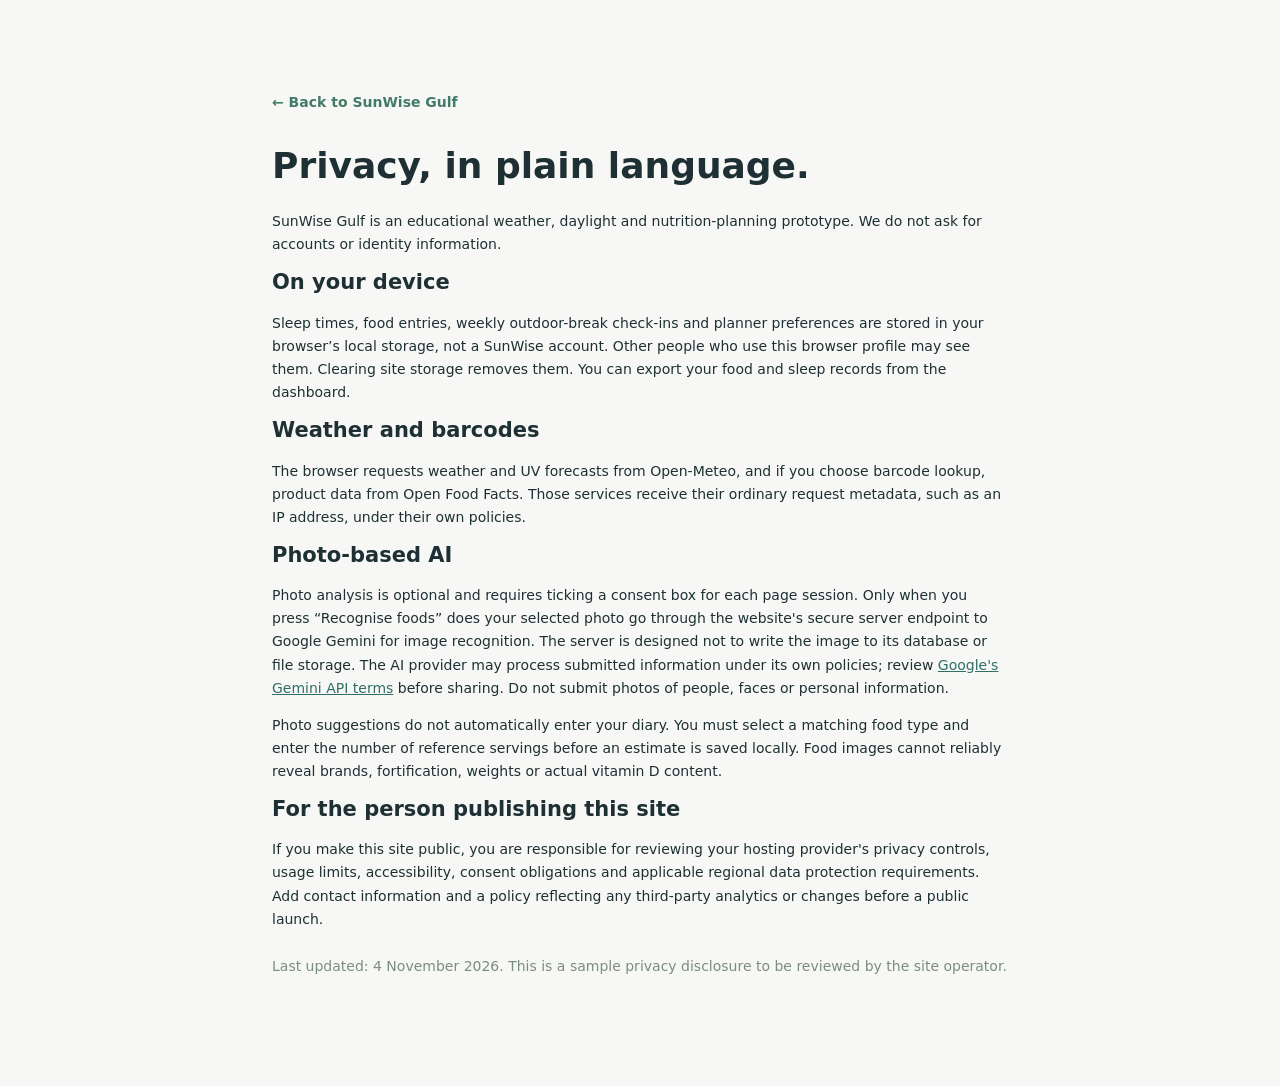
<file: privacy.html>
<!DOCTYPE html><html lang="en"><head><meta charset="utf-8"><meta name="viewport" content="width=device-width,initial-scale=1"><title>Privacy · SunWise Gulf</title><link rel="stylesheet" href="styles.css"></head><body><main style="max-width:780px;margin:8vh auto;padding:22px"><a href="/index.html" style="color:#427b67;font-weight:700">← Back to SunWise Gulf</a><h1 style="font-size:36px;margin-top:35px">Privacy, in plain language.</h1><p>SunWise Gulf is an educational weather, daylight and nutrition-planning prototype. We do not ask for accounts or identity information.</p><h2>On your device</h2><p>Sleep times, food entries, weekly outdoor-break check-ins and planner preferences are stored in your browser’s local storage, not a SunWise account. Other people who use this browser profile may see them. Clearing site storage removes them. You can export your food and sleep records from the dashboard.</p><h2>Weather and barcodes</h2><p>The browser requests weather and UV forecasts from Open-Meteo, and if you choose barcode lookup, product data from Open Food Facts. Those services receive their ordinary request metadata, such as an IP address, under their own policies.</p><h2>Photo-based AI</h2><p>Photo analysis is optional and requires ticking a consent box for each page session. Only when you press “Recognise foods” does your selected photo go through the website's secure server endpoint to Google Gemini for image recognition. The server is designed not to write the image to its database or file storage. The AI provider may process submitted information under its own policies; review <a href="https://ai.google.dev/gemini-api/terms" target="_blank" rel="noopener noreferrer" style="color:#2f6f64;text-decoration:underline">Google's Gemini API terms</a> before sharing. Do not submit photos of people, faces or personal information.</p><p>Photo suggestions do not automatically enter your diary. You must select a matching food type and enter the number of reference servings before an estimate is saved locally. Food images cannot reliably reveal brands, fortification, weights or actual vitamin D content.</p><h2>For the person publishing this site</h2><p>If you make this site public, you are responsible for reviewing your hosting provider's privacy controls, usage limits, accessibility, consent obligations and applicable regional data protection requirements. Add contact information and a policy reflecting any third-party analytics or changes before a public launch.</p><p style="color:#7b8c84;margin-top:24px">Last updated: 4 November 2026. This is a sample privacy disclosure to be reviewed by the site operator.</p></main></body></html>
</file>
<file: styles.css>
:root{--bg:#f7f8f6;--ink:#1e3033;--muted:#748184;--subtle:#9aa5a4;--white:#fff;--border:#e9eeec;--teal:#2f6f64;--green:#557f70;--amber:#e8ac4a;--orange:#f4b461;--serif:Georgia,'Times New Roman',serif;--shadow:0 10px 35px rgba(24,52,48,.04)}
*{box-sizing:border-box}html{scroll-behavior:smooth}body{margin:0;background:var(--bg);color:var(--ink);font-family:'DM Sans',system-ui,sans-serif;font-size:14px;-webkit-font-smoothing:antialiased}button,input,select{font:inherit}button{cursor:pointer}a{text-decoration:none;color:inherit}h1,h2,h3,h4,p{margin-top:0}h1,h2,h3,h4{font-family:Manrope,system-ui,sans-serif}p{line-height:1.65}.app-shell{display:flex;min-height:100vh}.sidebar{background:#fff;width:241px;position:sticky;left:0;top:0;height:100vh;border-right:1px solid var(--border);flex-shrink:0;display:flex;flex-direction:column;padding:34px 18px 22px;z-index:2}.brand{display:flex;align-items:center;gap:12px;margin:0 8px 54px}.brand-symbol{display:grid;place-items:center;width:36px;height:36px}.brand-symbol svg{width:34px}.brand strong{display:block;font-family:Manrope,sans-serif;letter-spacing:-1.6px;font-size:24px;line-height:1;font-weight:800}.brand-dot{color:#dba247}.brand small{font-size:8px;letter-spacing:2.5px;font-weight:800;color:#85918d}.nav-label{font-size:10px;font-weight:800;letter-spacing:1.65px;color:#a4acaa;padding:0 14px;margin-bottom:19px}.side-nav{display:flex;flex-direction:column;gap:6px}.nav-link{display:flex;align-items:center;gap:14px;padding:14px 14px;color:#71817f;border-radius:12px;font-size:13px;font-weight:700;transition:background .18s,color .18s}.nav-link:hover,.nav-link.active{background:#e9f2ed;color:#316957}.nav-icon{font-size:20px;line-height:1;width:22px;text-align:center;font-weight:400}.sidebar-bottom{margin-top:auto}.sidebar-note{padding:22px 19px;background:#eaf3ed;border-radius:16px;color:#315c51}.small-sun{display:block;font-size:27px;color:#b49b60;margin-bottom:12px}.sidebar-note strong{font-weight:800;font-size:13px;line-height:1.45;display:block}.sidebar-note p{font-size:11px;color:#6b8780;margin:9px 0 0;line-height:1.7}.privacy-line{margin:22px 3px 2px;font-size:10px;color:#9aa6a1;display:flex;align-items:center;gap:7px}.green-dot,.status-dot{display:inline-block;border-radius:50%;height:7px;width:7px;background:#5fa987;flex-shrink:0}.main-content{max-width:1600px;width:100%;margin:auto;padding:0 42px}.topbar{height:100px;display:flex;align-items:center;justify-content:space-between;gap:18px}.topbar-left{display:flex;align-items:center;gap:13px;font-size:11px;font-weight:800;letter-spacing:1.3px;color:#9ca7a2}.top-date{letter-spacing:0;color:#556863;font-size:12px}.crumb-dot{color:#d1d9d4}.topbar-controls{display:flex;align-items:center;gap:9px}.soft-select{appearance:none;min-width:130px;max-width:185px;border:1px solid #e7eeea;border-radius:11px;color:#445a54;font-size:12px;font-weight:800;padding:11px 31px 11px 13px;background:#fff url("data:image/svg+xml,%3Csvg xmlns='http://www.w3.org/2000/svg' width='12' height='12' fill='none' stroke='%23768d82' stroke-width='2'%3E%3Cpath d='m2 4 4 4 4-4'/%3E%3C/svg%3E") no-repeat right 11px center}.icon-button{height:40px;width:40px;background:#fff;border:1px solid #e7eeea;border-radius:11px;color:#5b8272;display:grid;place-items:center}.icon-button svg{height:19px;width:19px}.icon-button:disabled{opacity:.5}.hero{min-height:283px;background:#e8f0e9;border-radius:20px;display:flex;position:relative;overflow:hidden;padding:37px 47px;isolation:isolate;box-shadow:var(--shadow)}.hero-copy{position:relative;z-index:1;max-width:610px}.eyebrow{color:#4b8370;font-size:10px;font-weight:800;letter-spacing:2.1px;display:flex;align-items:center;gap:8px}.eyebrow-dot{background:#e6ac60;width:7px;height:7px;border-radius:50%}.hero h1{font-size:clamp(32px,3.5vw,49px);letter-spacing:-2.4px;font-weight:800;line-height:1.18;margin:15px 0 10px}.hero h1 em{font-family:var(--serif);font-weight:400;color:#54826d;letter-spacing:-1.9px}.hero p{max-width:475px;font-size:13px;color:#688076;line-height:1.8;margin-bottom:17px}.hero-cta{display:inline-flex;align-items:center;gap:23px;background:#315e50;color:#fff;padding:12px 17px;border-radius:10px;font-size:12px;font-weight:800;box-shadow:0 5px 12px #3465531c}.hero-cta span{font-size:16px}.hero-graphic{position:absolute;width:400px;height:350px;right:25px;top:-30px;z-index:0}.orbit{border:1px solid rgba(244,171,75,.28);position:absolute;border-radius:50%;transform:rotate(-23deg)}.orbit-one{width:400px;height:250px;top:42px;right:-22px}.orbit-two{width:300px;height:355px;top:-27px;right:41px}.sun-disc{background:radial-gradient(circle at 40% 35%,#ffe0a2 4%,#f2b759 54%,#e5a34c 100%);border-radius:50%;width:220px;height:220px;position:absolute;right:75px;top:60px;box-shadow:0 0 0 26px #f7dbaa45,0 0 0 52px #f1ce9250,0 0 64px #e3b66a4d}.sun-inner{position:absolute;inset:22px;border:1px solid #fff5;border-radius:50%}.floating-tag{position:absolute;z-index:1;border:1px solid #ffffffd9;background:#ffffffcc;backdrop-filter:blur(5px);border-radius:50px;padding:9px 14px;font-size:9px;color:#568375;letter-spacing:1px;font-weight:800;box-shadow:0 9px 25px #37635415}.floating-tag-one{top:72px;right:0}.floating-tag-two{top:244px;right:234px}.section-title-row{display:flex;align-items:center;justify-content:space-between;gap:14px;margin:44px 0 19px}.section-title-row h2{margin:6px 0 0;letter-spacing:-.8px;font-size:23px;font-weight:800;line-height:1.4}.mini-kicker{font-size:9px;color:#739489;letter-spacing:1.75px;font-weight:800}.section-description{margin:7px 0 0;color:#93a09c;font-size:12px}.weather-head{margin-top:37px}.live-meta{display:flex;align-items:center;gap:8px;font-size:11px;font-weight:700;color:#82918b;white-space:nowrap}.status-dot{background:#c2c8c0}.status-dot.live{background:#64ae83;box-shadow:0 0 0 3px #58bc8030}.status-dot.error{background:#d19c4c}.live-separator{opacity:.5}.metrics-grid{display:grid;grid-template-columns:repeat(4,minmax(0,1fr));gap:15px}.metric-card{background:#fff;padding:23px 23px 20px;border-radius:15px;border:1px solid var(--border);min-width:0;box-shadow:var(--shadow)}.metric-top{display:flex;align-items:center;gap:10px;margin-bottom:16px}.metric-icon{width:29px;height:29px;border-radius:9px;display:grid;place-items:center;font-size:17px;font-weight:800}.sun-icon{background:#fff2dc;color:#dba34e}.droplet-icon{background:#e9f3f4;color:#61979a}.temp-icon{background:#fbefed;color:#cb8477}.clock-icon{background:#f0eef9;color:#9182c3}.metric-label{font-size:9px;color:#8f9e99;letter-spacing:1px;font-weight:800}.metric-main{display:flex;align-items:baseline;gap:6px}.metric-main strong{font-family:Manrope,sans-serif;font-size:31px;font-weight:800;letter-spacing:-1px}.metric-unit{color:#a3adaa;font-size:12px}.metric-card p{font-size:11px;color:#9aa7a2;line-height:1.4;margin:8px 0 0;white-space:nowrap;text-overflow:ellipsis;overflow:hidden}.risk-message{display:flex;gap:13px;align-items:center;border:1px solid #f3e7cd;border-radius:13px;background:#fff9ed;padding:14px 20px;margin-top:17px}.risk-mark{height:25px;width:25px;border-radius:50%;display:grid;place-items:center;background:#f2dfa9;color:#9f7a2e;font-family:var(--serif);font-size:18px;font-weight:700;flex-shrink:0}.risk-message strong{font-size:12px;color:#7e6949}.risk-message p{font-size:11px;color:#95876f;margin:2px 0 0;line-height:1.5}.risk-message a{margin-left:auto;color:#9a793b;white-space:nowrap;font-size:11px;font-weight:800}.planner-section{scroll-margin-top:22px}.heading-spark{font-size:21px;color:#daa45a;font-weight:400}.planner-layout{display:grid;grid-template-columns:minmax(0,1.82fr) minmax(250px,.82fr);gap:18px;align-items:start}.panel{background:#fff;border:1px solid var(--border);border-radius:16px;box-shadow:var(--shadow)}.planner-panel{padding:26px 27px}.panel-heading{display:flex;align-items:flex-start;justify-content:space-between;gap:16px}.panel-heading h3{font-size:16px;letter-spacing:-.4px;margin:0}.panel-heading p{margin:6px 0 0;font-size:11px;color:#94a19b}.toggle-days{padding:4px;border-radius:10px;background:#f2f6f3;display:flex;gap:3px;flex-shrink:0}.day-button{font-size:11px;font-weight:800;background:transparent;border:0;border-radius:7px;padding:9px 13px;color:#90a099}.day-button.selected{color:#366758;background:#fff;box-shadow:0 1px 4px #435d521f}.controls-grid{display:grid;grid-template-columns:1fr 1fr;gap:40px;margin:29px 0 18px}.control label{display:flex;align-items:center;justify-content:space-between;color:#657b72;font-size:12px;font-weight:800;margin-bottom:10px}.control b{color:#3e7562}.control input[type=range]{width:100%;height:5px;appearance:none;outline:0;background:#e8efeb;border-radius:10px;accent-color:#407664}.control input[type=range]::-webkit-slider-thumb{appearance:none;width:14px;height:14px;background:#fff;border:3px solid #47816c;border-radius:50%;box-shadow:0 0 0 3px #d7e9dd}.range-hints{display:flex;justify-content:space-between;margin-top:8px;color:#a9b4ae;font-size:10px}.planner-settings{border-top:1px solid #f0f3f0;border-bottom:1px solid #f0f3f0;padding:14px 0;display:flex;justify-content:space-between;gap:8px;align-items:center}.checkbox-line{display:flex;align-items:center;gap:8px;font-size:11px;color:#6d8479;cursor:pointer}.checkbox-line input{accent-color:#447661}.settings-note{font-size:10px;color:#9aa79f;text-align:right}.window-title{display:flex;justify-content:space-between;align-items:center;margin:23px 0 13px}.window-title>span:first-child{font-size:10px;letter-spacing:1px;font-weight:800;color:#769086}.window-rule{font-size:10px;color:#acb7af}.window-list{display:grid;grid-template-columns:repeat(2,minmax(0,1fr));gap:10px}.window-card{background:#f5faf6;border:1px solid #deebe1;border-radius:12px;padding:16px;position:relative}.window-card:nth-child(2){background:#fafaf5;border-color:#eceee2}.window-tag{font-size:9px;letter-spacing:1px;font-weight:800;color:#608e77;margin-bottom:10px}.window-time{display:flex;align-items:baseline;gap:4px;flex-wrap:wrap;font-family:Manrope,sans-serif;font-size:18px;font-weight:800;letter-spacing:-.7px}.window-features{display:flex;gap:10px;flex-wrap:wrap;font-size:10px;color:#70877b;margin:8px 0}.window-explainer{font-size:10px;color:#879a90;margin:9px 0 0}.no-window{grid-column:1/-1;background:#f9f7f1;border:1px dashed #e9dfca;border-radius:12px;padding:20px;color:#827c6e}.no-window strong{display:block;margin-bottom:6px;color:#68665b}.no-window p{font-size:12px;margin:0}.chart-title{display:flex;justify-content:space-between;gap:15px;margin:27px 0 16px;align-items:flex-end}.chart-title h4{font-size:13px;margin:0 0 3px}.chart-title span{color:#9aa6a0;font-size:10px}.chart-legend{font-size:10px;white-space:nowrap;color:#8d9d93;display:flex;align-items:center;gap:5px}.legend-point{height:8px;width:8px;border-radius:50%;display:inline-block}.legend-point.safe{background:#82ac99}.legend-point.alert{background:#f0b37b;margin-left:6px}.hourly-chart{height:158px;display:grid;grid-template-columns:repeat(12,minmax(0,1fr));gap:7px;align-items:end;padding:10px 0 4px;border-bottom:1px solid #edf2ed}.hour-item{text-align:center;min-width:0;display:flex;flex-direction:column;align-items:center;justify-content:flex-end;height:100%;gap:7px}.hour-bar-wrap{height:117px;width:100%;display:flex;align-items:flex-end;justify-content:center}.hour-bar{border-radius:6px 6px 3px 3px;width:min(100%,26px);min-height:4px;background:#91baa7;position:relative}.hour-bar.mid{background:#ebc077}.hour-bar.high{background:#e7a58a}.hour-bar.no-data{background:#e7ece8;height:4px!important}.hour-label{font-size:9px;font-weight:700;color:#9dad9f;white-space:nowrap}.hour-uv{font-size:9px;position:absolute;top:-16px;width:100%;text-align:center;color:#8e9d95}.empty-forecast{grid-column:1/-1;align-self:center;text-align:center;color:#adb9b2}.forecast-rows{display:flex;gap:8px;overflow-x:auto;padding:16px 0 5px;scrollbar-width:thin}.forecast-chip{border:1px solid #eef2ef;border-radius:9px;padding:8px 10px;min-width:100px}.forecast-chip strong{display:block;color:#5f8170;font-size:11px}.forecast-chip small{display:block;color:#98a59f;margin-top:4px;font-size:10px;white-space:nowrap}.chart-footnote{font-size:10px;color:#a0ada5;margin:10px 0 0}.planner-side{display:flex;flex-direction:column;gap:17px}.insight-card{padding:27px 25px}.insight-eyebrow{color:#77988b;font-weight:800;letter-spacing:1.5px;font-size:9px}.insight-card h3{font-size:22px;line-height:1.35;letter-spacing:-.65px;margin:21px 0 10px}.insight-card>p{font-size:12px;color:#879a90;margin:0 0 23px;line-height:1.75}.insight-line{height:1px;background:#edf1ed;margin-bottom:16px}.insight-stat{display:flex;gap:8px;justify-content:space-between;align-items:center;margin:14px 0;font-size:11px;color:#91a09a}.insight-stat strong{color:#3f685a;font-size:11px;white-space:nowrap}.small-education-card{background:#eef3e9;border-radius:16px;padding:28px 27px;color:#4a675c}.education-icon{font-size:31px;color:#e7a953;margin-bottom:15px}.small-education-card h4{font-size:15px;margin:0 0 10px;letter-spacing:-.4px}.small-education-card p{color:#7b9384;font-size:12px;line-height:1.75;margin-bottom:17px}.small-education-card a{font-size:11px;font-weight:800;color:#557f68}.wellness-grid{display:grid;grid-template-columns:minmax(0,1.18fr) minmax(0,.82fr);gap:18px;margin-top:45px;align-items:start}.nutrition-area,.sleep-area{padding:28px 28px 26px;scroll-margin-top:24px}.wellness-grid .panel-heading h2{font-size:20px;letter-spacing:-.55px;margin:8px 0 2px}.tag{border-radius:6px;padding:8px 9px;font-size:9px;letter-spacing:1px;font-weight:800}.tag-amber{color:#b68446;background:#fff3df}.nutrition-progress{background:#f7faf7;padding:25px;display:flex;align-items:center;gap:24px;margin:26px 0 24px;border-radius:14px}.donut-visual{height:118px;width:118px;background:conic-gradient(#70a78a 0deg,#e4ede6 0deg);border-radius:50%;display:grid;place-items:center;flex-shrink:0}.donut-inner{height:90px;width:90px;background:#f7faf7;border-radius:50%;display:flex;flex-direction:column;align-items:center;justify-content:center}.donut-inner strong{font-size:25px;font-family:Manrope,sans-serif;letter-spacing:-1px}.donut-inner small{font-size:9px;color:#9eaea4}.progress-eyebrow{font-size:9px;letter-spacing:1.4px;color:#789586;font-weight:800}.progress-large{font-size:10px;color:#95a89c;margin:10px 0}.progress-large>span:first-child{font-weight:800;font-size:25px;color:#426e58}.nutrition-progress-copy p{font-size:11px;color:#879c8d;margin:0 0 8px}.nutrition-progress-copy select{max-width:200px;font-size:10px;color:#51806a;border:0;background:transparent;text-decoration:underline;cursor:pointer}.nutri-warning{display:block;font-size:10px;line-height:1.45;color:#9cab9e}.food-form label,.sleep-form label{display:block;font-size:11px;color:#6e8077;font-weight:800;margin-bottom:9px}.food-input-wrap{display:flex;gap:8px}.food-input-wrap input,.barcode-form input,.sleep-form input,.sleep-target select{background:#fbfcfb;border:1px solid #e5ede7;border-radius:9px;padding:12px 12px;outline:none;color:#3b564c;min-width:0}.food-input-wrap input{flex:1}.food-input-wrap input:focus,.barcode-form input:focus,.sleep-form input:focus{border-color:#90baa0;box-shadow:0 0 0 3px #6e9e7922}.food-input-wrap input::placeholder,.barcode-form input::placeholder{color:#b2bdb7;font-size:11px}.primary-button{color:#fff;background:#326b56;border:1px solid #326b56;padding:12px 16px;border-radius:9px;white-space:nowrap;font-size:11px;font-weight:800}.primary-button span{margin-left:7px}.primary-button:hover{background:#245c4a}.primary-button:disabled{opacity:.6}.field-caption{font-size:10px;color:#9faea4;line-height:1.65;margin:8px 0}.form-feedback{min-height:0;font-size:11px;color:#557a63;margin-top:6px}.form-feedback.error{color:#b66d50}.quick-add-title{font-size:9px;letter-spacing:1.4px;color:#9aa89b;font-weight:800;margin:24px 0 10px}.quick-foods{display:flex;flex-wrap:wrap;gap:8px}.quick-food{background:#fbfcfa;border:1px solid #e5ede6;border-radius:30px;padding:9px 12px;color:#688576;font-size:10px;font-weight:800;white-space:nowrap}.quick-food:hover{background:#ecf6ee}.food-list-heading{display:flex;align-items:center;justify-content:space-between;margin:28px 0 13px}.food-list-heading h4{margin:0;font-size:13px}.food-list-heading span{font-size:10px;color:#9caca3}.food-list{display:flex;flex-direction:column;gap:8px}.empty-list{padding:15px;color:#a0aea5;font-size:11px;background:#fbfcfb;border-radius:9px;margin:0}.food-log-row{display:flex;align-items:center;gap:10px;padding:11px 13px;border:1px solid #edf1ec;border-radius:10px}.food-log-icon{height:32px;width:32px;background:#f7eed9;display:grid;place-items:center;border-radius:9px;font-size:17px;flex-shrink:0}.food-log-title{flex:1;min-width:0}.food-log-title strong{display:block;font-size:11px;white-space:nowrap;overflow:hidden;text-overflow:ellipsis}.food-log-title small{font-size:9px;color:#a4b1a7}.food-iu{font-weight:800;color:#547a63;font-size:12px;white-space:nowrap}.delete-food{border:0;background:transparent;color:#a5b0aa;font-size:18px;padding:4px}.delete-food:hover{color:#c16e59}.barcode-details{margin-top:20px;border-top:1px solid #edf2ed;padding-top:17px}.barcode-details summary{cursor:pointer;list-style:none;font-size:11px;color:#527b66;font-weight:800}.barcode-details summary::-webkit-details-marker{display:none}.barcode-details summary span{float:right}.barcode-body p{margin:13px 0;color:#92a397;font-size:10px}.barcode-form{display:flex;gap:8px}.barcode-form input{flex:1}.secondary-button{background:#f8faf8;border:1px solid #dfebe2;color:#517b62;border-radius:9px;padding:11px 13px;white-space:nowrap;font-weight:800;font-size:11px}.secondary-button:hover{background:#eaf4ee}.barcode-result-card{background:#f5faf7;padding:12px;border-radius:9px;margin-top:12px;font-size:11px}.barcode-result-card strong{display:block;margin-bottom:5px}.barcode-result-card input{max-width:90px;padding:7px;margin:4px}.barcode-result-card button{margin:8px 0 0}.barcode-result-card p{margin:5px 0}.moon-badge{display:grid;place-items:center;width:35px;height:35px;border-radius:12px;background:#f0edf9;color:#a39bc5;font-size:23px}.sleep-summary{background:#f0f2f9;border-radius:13px;padding:24px 21px;display:flex;justify-content:space-between;align-items:center;margin:26px 0 25px}.sleep-summary-label{font-size:9px;color:#9899b0;font-weight:800;letter-spacing:1px;display:block}.sleep-summary strong{font-family:Manrope,sans-serif;font-size:29px;display:block;margin:7px 0 3px;letter-spacing:-1px}.sleep-summary div>span:last-child{font-size:10px;color:#969db1}.sleep-wave{font-size:55px;color:#9897bd;line-height:1}.sleep-wave span{font-size:22px;position:relative;top:-22px}.sleep-form input{width:100%;min-height:39px}.sleep-form label{margin:12px 0 8px}.sleep-time-grid{display:grid;grid-template-columns:1fr 1fr;gap:14px}.sleep-target{display:flex;gap:10px;justify-content:space-between;align-items:center;margin:16px 0}.sleep-target label{margin:0}.sleep-target select{padding:8px;min-width:108px;font-size:11px}.sleep-save{width:100%}.sleep-chart-top{display:flex;align-items:center;justify-content:space-between;margin:26px 0 12px}.sleep-chart-top h4{margin:0;font-size:13px}.sleep-chart-top span{font-size:10px;color:#9baaab}.sleep-chart{height:114px;display:flex;justify-content:space-around;gap:8px;align-items:flex-end;border-bottom:1px solid #edf0f2;padding-bottom:3px}.sleep-chart-col{flex:1;max-width:41px;height:100%;display:flex;flex-direction:column;align-items:center;justify-content:flex-end;gap:5px}.sleep-bar{background:#c6cfe2;border-radius:5px 5px 3px 3px;min-height:4px;width:21px}.sleep-bar.goal{background:#8ea79f}.sleep-chart-col strong{color:#9fabb3;font-size:9px;font-weight:700}.science-section{scroll-margin-top:22px;margin:45px 0 0}.export-button{align-self:flex-end}.science-grid{display:grid;grid-template-columns:repeat(3,1fr);gap:16px}.science-item{padding:25px;background:#fff;border:1px solid var(--border);border-radius:14px}.science-number{font-size:10px;letter-spacing:1px;color:#80a28e;font-weight:800}.science-item h3{font-size:14px;margin:17px 0 9px}.science-item p{color:#90a198;font-size:11px;min-height:100px}.science-item a{font-size:10px;font-weight:800;color:#65856f}.data-footnote{display:flex;gap:12px;background:#f0f4ee;border-radius:13px;margin-top:16px;padding:17px 21px;color:#6f8a7a}.data-footnote span{font-size:24px;color:#9eaf74}.data-footnote p{font-size:10px;margin:0;line-height:1.65}.footer{display:flex;align-items:center;justify-content:space-between;gap:10px;padding:29px 0 28px;font-size:10px;color:#97a69c}.skeleton-block{background:#f4f8f5;border-radius:10px;padding:23px;font-size:12px;color:#9caca3;grid-column:1/-1}.visually-hidden{position:absolute!important;width:1px;height:1px;padding:0;margin:-1px;overflow:hidden;clip:rect(0,0,0,0);white-space:nowrap;border:0}button:focus-visible,a:focus-visible,select:focus-visible{outline:3px solid #bcdbbf;outline-offset:2px}
@media(max-width:1300px){.sidebar{width:216px}.main-content{padding:0 27px}.hero-graphic{right:-60px;opacity:.78}.hero-copy{max-width:540px}.planner-layout{grid-template-columns:minmax(0,1.6fr) minmax(240px,.85fr)}.planner-panel{padding:22px}.metric-card{padding:18px}.wellness-grid{grid-template-columns:1fr 1fr}}
@media(max-width:1080px){.sidebar{width:75px;align-items:center;padding:25px 10px}.brand{margin:0 0 45px}.brand>span:last-child,.nav-label,.nav-link{font-size:0}.side-nav{width:100%}.nav-link{justify-content:center;padding:15px 0}.nav-icon{font-size:22px}.sidebar-bottom{display:none}.main-content{padding:0 25px}.hero-graphic{right:-95px}.hero-copy{max-width:490px}.planner-layout{grid-template-columns:1fr}.planner-side{display:grid;grid-template-columns:1fr 1fr}.wellness-grid{grid-template-columns:1fr 1fr}}
@media(max-width:760px){.sidebar{position:fixed;top:auto;bottom:0;height:63px;width:100%;z-index:15;display:block;padding:5px 10px;border-top:1px solid var(--border);border-right:0}.sidebar .brand{display:none}.side-nav{flex-direction:row;justify-content:space-around;height:100%}.nav-link{display:flex;flex-direction:column;align-items:center;justify-content:center;gap:3px;font-size:9px;font-weight:700;padding:5px 6px;width:20%;border-radius:10px}.nav-icon{font-size:18px;width:auto}.main-content{padding:0 16px 70px}.topbar{height:auto;min-height:105px;align-items:flex-start;justify-content:center;flex-direction:column;gap:12px;padding:13px 0}.topbar-controls{width:100%}.soft-select{flex:1;min-width:0;max-width:unset}.topbar-left{font-size:10px}.hero{min-height:292px;padding:27px 24px}.hero h1{font-size:35px;letter-spacing:-1.3px}.hero p{max-width:310px;font-size:12px}.hero-graphic{opacity:.24;right:-125px;top:32px}.metrics-grid{grid-template-columns:repeat(2,minmax(0,1fr));gap:10px}.metric-card{padding:16px}.metric-main strong{font-size:27px}.metric-label{font-size:8px}.section-title-row{margin-top:32px}.section-title-row h2{font-size:19px}.weather-head{flex-direction:column;align-items:flex-start}.live-meta{font-size:10px;flex-wrap:wrap}.risk-message{align-items:flex-start}.risk-message a{display:none}.planner-side{grid-template-columns:1fr}.wellness-grid{grid-template-columns:1fr}.science-grid{grid-template-columns:1fr}.science-item p{min-height:unset}.science-section .section-title-row{align-items:flex-start;flex-direction:column}.footer{flex-direction:column;align-items:flex-start}.controls-grid{gap:16px}.planner-panel,.nutrition-area,.sleep-area{padding:20px}.window-list{grid-template-columns:1fr 1fr}.window-time{font-size:16px}.planner-settings{align-items:flex-start;flex-direction:column}.chart-title{align-items:flex-start;flex-direction:column}.nutrition-progress{padding:18px;gap:15px}.donut-visual{width:104px;height:104px}.donut-inner{width:79px;height:79px}.food-input-wrap{flex-direction:column}.food-input-wrap input{min-height:43px}.food-input-wrap button{width:100%}.science-section{margin-top:30px}}
@media(max-width:400px){.window-list{grid-template-columns:1fr}.hero h1{font-size:30px}.hero{min-height:280px}.hero-graphic{right:-168px}.nutrition-progress{flex-direction:column;align-items:flex-start}.hourly-chart{gap:2px}.hour-label{font-size:8px}.metric-label{letter-spacing:0}.insight-card{padding:20px}.day-button{padding:9px}.panel-heading{flex-wrap:wrap}}
/* Prevent chart and horizontally scrolling hourly chips from expanding mobile grid tracks. */
.planner-layout,.planner-panel,.planner-side,.wellness-grid,.nutrition-area,.sleep-area{min-width:0}
@media(max-width:1080px){.planner-layout{grid-template-columns:minmax(0,1fr)}}
@media(max-width:760px){.wellness-grid{grid-template-columns:minmax(0,1fr)}.planner-panel{overflow:hidden}.forecast-rows{min-width:0;max-width:100%}}
.photo-ai-card{margin-top:18px;background:#f6f8f6;border:1px solid #e7efe7;border-radius:13px;padding:17px 18px}
.photo-ai-header{display:flex;justify-content:space-between;gap:10px}.photo-ai-header strong{color:#486b57;font-size:12px}.photo-ai-header p{font-size:10px;color:#8da295;margin:6px 0 12px}.ai-optional{font-size:8px;letter-spacing:1px;background:#e5ede5;color:#71917b;border-radius:5px;padding:4px 5px;margin-left:4px}.photo-ai-icon{font-size:27px;color:#8aaf9a}.photo-ai-controls{display:flex;gap:8px;align-items:center}.photo-ai-controls input[type=file]{position:absolute;opacity:0;width:1px;height:1px}.photo-upload{display:flex;justify-content:space-between;align-items:center;gap:14px;border:1px dashed #b4d2bc;background:#fff;border-radius:8px;padding:10px 13px;cursor:pointer;flex:1;font-size:11px;color:#588369;font-weight:800}.photo-upload span{font-size:16px}.photo-ai-status{font-size:10px;color:#87998c;margin-top:10px}.photo-disclaimer{font-size:9px;color:#a5b2aa;margin:12px 0 0}.photo-preview img{display:block;max-height:140px;width:auto;max-width:100%;object-fit:contain;margin-top:12px;border-radius:8px}.photo-results{font-size:11px}.photo-result{display:flex;gap:7px;align-items:center;margin:10px 0;flex-wrap:wrap}.photo-result select{flex:1;min-width:140px;border:1px solid #dbe8df;background:#fff;padding:9px;border-radius:7px;font-size:11px}.photo-result input{width:62px;border:1px solid #dbe8df;background:#fff;padding:9px;border-radius:7px}.photo-result-label{font-size:10px;color:#91a495;width:100%}.photo-confirm{margin-top:8px}.photo-ai-controls button:disabled{opacity:.55;cursor:not-allowed}
@media(max-width:450px){.photo-ai-controls{flex-direction:column;align-items:stretch}.photo-upload{width:100%}.photo-ai-controls button{width:100%}}


/* Attainable daily routine and explicit meal-photo consent */
.routine-section{margin:36px 0 40px;scroll-margin-top:24px}.routine-title{margin:0 0 17px!important}
.routine-grid{display:grid;grid-template-columns:repeat(3,minmax(0,1fr));gap:16px;align-items:stretch}
.routine-card{padding:21px 22px;min-width:0}.routine-card h3{font-size:15px;margin:10px 0 8px;letter-spacing:-.2px}
.routine-card p{font-size:11px;color:#84988c;line-height:1.6;margin-bottom:14px}.routine-card p strong{color:#456c5b}
.routine-icon{height:34px;width:34px;display:grid;place-items:center;border-radius:11px;font-size:18px}
.moon-icon{color:#8d88b6;background:#f1edf8}.day-icon{color:#b08239;background:#fff0d7}.spark-icon{color:#427a67;background:#e8f4ee}
.routine-fields{display:grid;grid-template-columns:1fr 1fr;gap:9px;margin-top:8px}.routine-fields label{display:flex;flex-direction:column;gap:7px;font-size:10px;font-weight:750;color:#566f60}
.routine-fields input,.routine-fields select{width:100%;min-width:0;padding:10px 7px;border:1px solid #e0eae2;border-radius:8px;background:#fff;color:#40594d;font-size:11px;min-height:41px}
.routine-insight{background:#f2f5f9;color:#677584;border-radius:9px;margin-top:14px;padding:13px;font-size:10px;line-height:1.7}
.weekly-meter{margin:15px 0 11px}.weekly-meter strong{display:block;font-size:10px;color:#517b67;margin-top:7px}.weekly-meter-track{height:7px;border-radius:12px;background:#e8f0e9;overflow:hidden}.weekly-meter-track span{display:block;height:100%;background:#75aa83;border-radius:12px;width:0%;transition:width .25s}
.routine-mark{width:100%;white-space:normal;font-size:10px;text-align:center}.routine-card #outdoorFeedback{font-size:9px;margin:7px 0 0}
.proactive-step{display:flex;gap:10px;padding:10px 0;border-bottom:1px solid #eef1ed}.proactive-step:last-child{border:0}.proactive-step>span{display:grid;place-items:center;flex:0 0 22px;height:22px;border-radius:7px;background:#ebf5ed;font-weight:800;color:#59816d;font-size:10px}.proactive-step strong{font-size:11px}.proactive-step p{font-size:10px;margin:2px 0 0}
.routine-footnote{font-size:11px;color:#829388;line-height:1.7;padding:12px 2px;margin:0}.routine-footnote strong{color:#557b64}
.photo-consent{display:flex;gap:10px;font-size:10px;line-height:1.6;color:#65816d;cursor:pointer;padding:8px 10px;margin:2px 0 10px;border:1px solid #e0ebe2;background:#fbfefa;border-radius:9px}
.photo-consent input{align-self:flex-start;flex:0 0 auto;margin-top:2px;accent-color:#517f65;width:16px;height:16px}
@media(max-width:1160px){.routine-grid{grid-template-columns:repeat(2,minmax(0,1fr))}.proactive-card{grid-column:span 2}}
@media(max-width:760px){.routine-grid{grid-template-columns:minmax(0,1fr)}.proactive-card{grid-column:auto}.routine-section{margin:25px 0}.routine-card{padding:19px 17px}}

.routine-card .calendar-hint{font-size:9px;color:#96a69a;margin:8px 0 0}.routine-card #calendarBtn{margin-top:15px}.routine-card #calendarBtn:disabled{opacity:.6;cursor:not-allowed}
</file>
